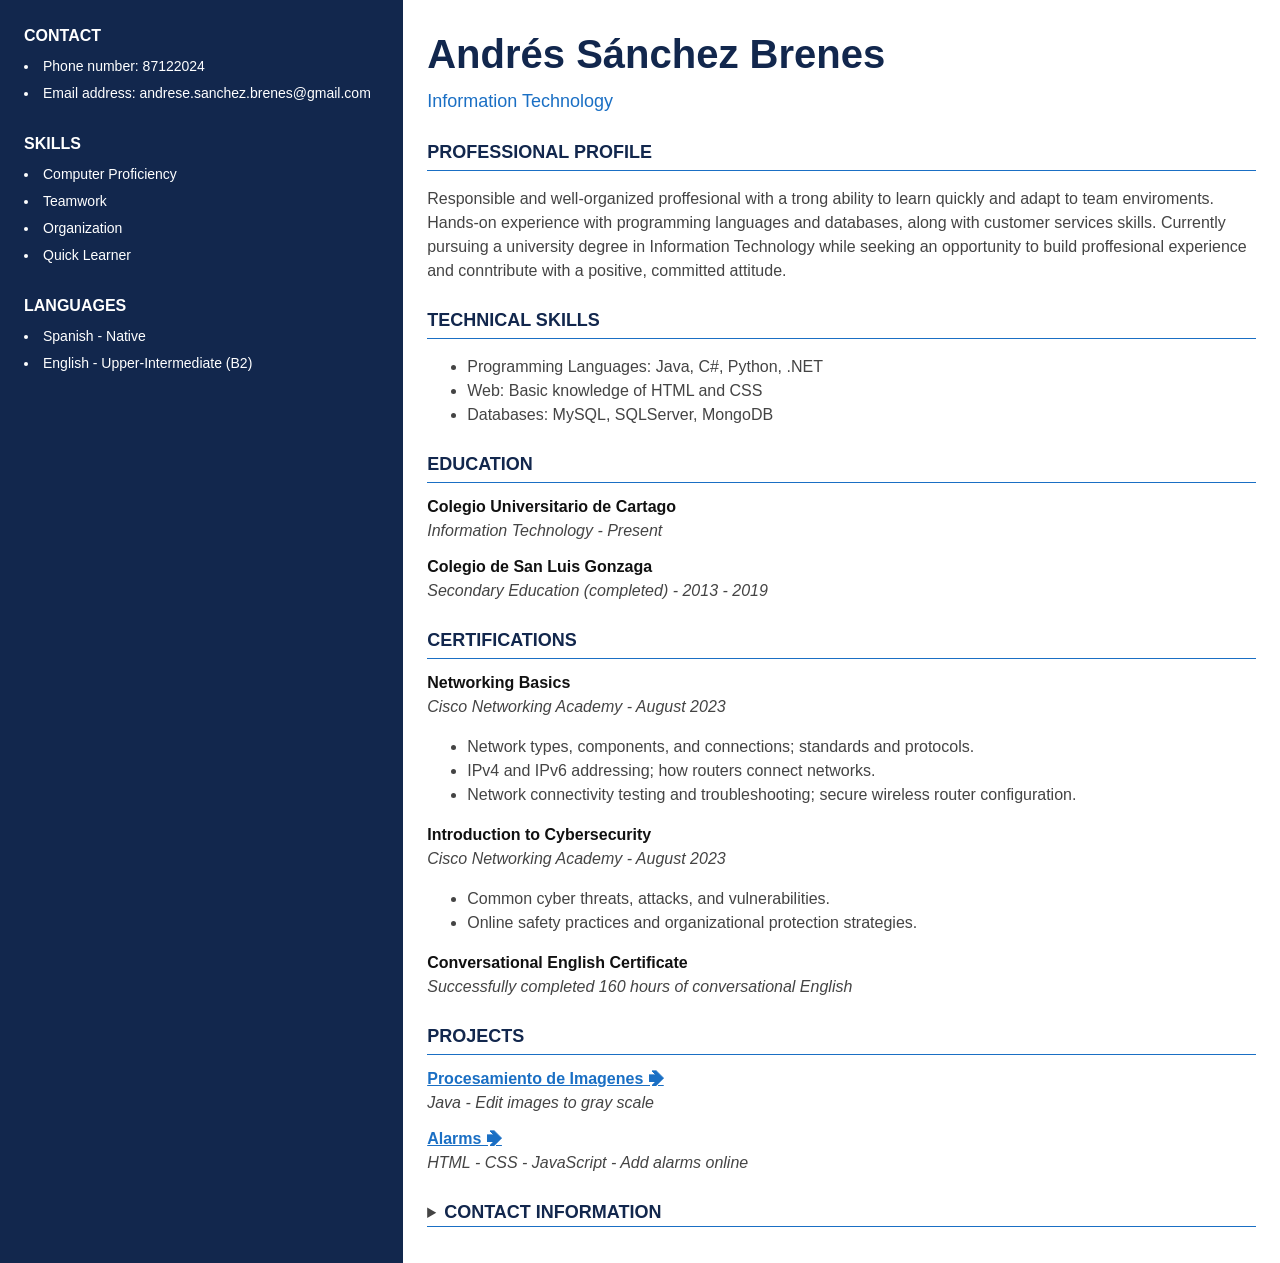
<file: index.html>
<!DOCTYPE html>
<html>
    <head>
        <meta charset="utf-8" />
        <title>CV Profesional</title>
        <link rel="stylesheet" href="estilo.css">
    </head>
    <body>
        <div class="cv">
            <aside class="lateral">

                <section>
                    <h2>CONTACT</h2>
                    <ul>
                        <li>Phone number: 87122024</li>
                        <li>Email address: andrese.sanchez.brenes@gmail.com</li>
                    </ul>
                </section>

                <section>
                    <h2>SKILLS</h2>
                    <ul>
                        <li>Computer Proficiency</li>
                        <li>Teamwork</li>
                        <li>Organization</li>
                        <li>Quick Learner</li>
                    </ul>
                </section>

                <section>
                    <h2>LANGUAGES</h2>
                    <ul>
                        <li>Spanish - Native</li>
                        <li>English - Upper-Intermediate (B2)</li>
                    </ul>
                </section>
            </aside>

            <main class="contenido">
                <header>
                    <h1> Andrés Sánchez Brenes</h1>
                    <p> Information Technology</p>
                </header>

                <section>
                    <h2><strong>PROFESSIONAL PROFILE</strong></h2>
                    <hr>
                    <p> Responsible and well-organized proffesional with a trong ability to learn quickly and
                        adapt to team enviroments. Hands-on experience with programming languages and databases,
                        along with customer services skills. Currently pursuing a university degree in Information
                        Technology  while seeking an opportunity to build proffesional experience and conntribute
                        with a positive, committed attitude.
                    </p>
                </section>

                <section>
                    <h2><strong>TECHNICAL SKILLS</strong></h2>
                    <hr>
                    <ul>
                        <li>Programming Languages: Java, C#, Python, .NET</li>
                        <li>Web: Basic knowledge of HTML and CSS</li>
                        <li>Databases: MySQL, SQLServer, MongoDB</li>
                    </ul>
                </section>

                <section>
                    <h2><strong>EDUCATION</strong></h2>
                    <hr>
                    <p class="titulo">Colegio Universitario de Cartago</p>
                    <p class="detalle">Information Technology - Present</p>

                    <p class="titulo">Colegio de San Luis Gonzaga</p>                
                    <p class="detalle">Secondary Education (completed) - <time> 2013 - 2019</time></p>
                </section>

                <section>
                    <h2><strong>CERTIFICATIONS</strong></h2>
                    <hr>

                    <p class="titulo">Networking Basics</p>
                    <p class="detalle">Cisco Networking Academy - August 2023</p>
                    <ul>
                        <li>Network types, components, and connections; standards and protocols.</li>
                        <li>IPv4 and IPv6 addressing; how routers connect networks.</li>
                        <li>Network connectivity testing and troubleshooting; secure wireless router configuration.</li>
                    </ul>

                    <p class="titulo">Introduction to Cybersecurity</p>
                    <p class="detalle">Cisco Networking Academy - <time> August 2023 </time></p>
                    <ul>
                        <li>Common cyber threats, attacks, and vulnerabilities.</li>
                        <li>Online safety practices and organizational protection strategies.</li>
                    </ul>

                    <p class="titulo">Conversational English Certificate</p>
                    <p class="detalle">Successfully completed 160 hours of conversational English</p>
                </section>

                <section>  
                    <h2>PROJECTS</h2>
                    <hr>
                    <p class="titulo"><a href="proyecto1.html">Procesamiento de Imagenes 🢂</a></p>
                    <p class="detalle">Java - Edit images to gray scale</p>

                    <p class="titulo"><a href="proyecto2.html">Alarms 🢂</a></p>
                    <p class="detalle">HTML - CSS - JavaScript - Add alarms online</p>
                </section>

                <section>
                        <details>
                        <summary><h2>CONTACT INFORMATION</h2></summary>
                            <ul>
                                <li>Email address: andrese.sanchez.brenes@gmail.com</li>
                                <li>Number: +506 87122024</li>
                                <li>Location: Cartago, Costa Rica</li>
                            </ul>
                        </details>
                    <hr>
                </section>
                
            </main>
        </div>
    </body>
</html>
</file>
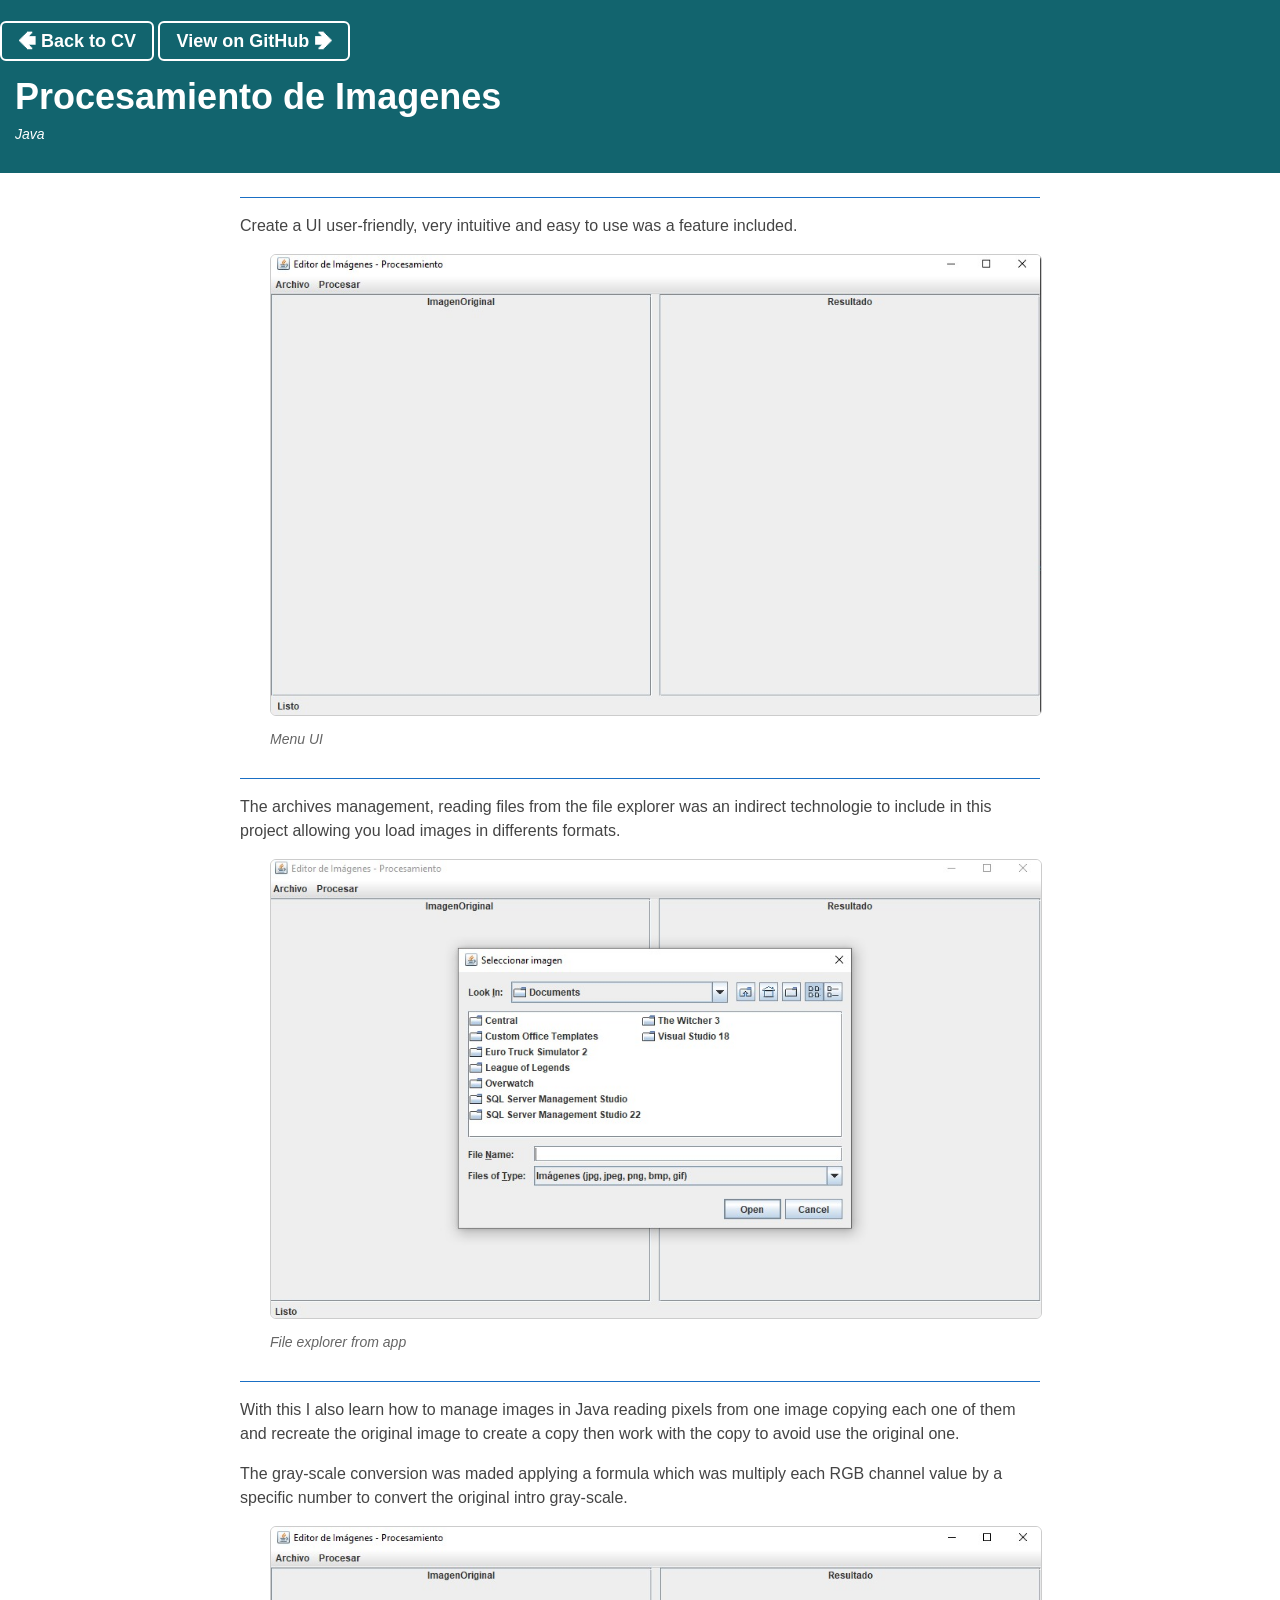
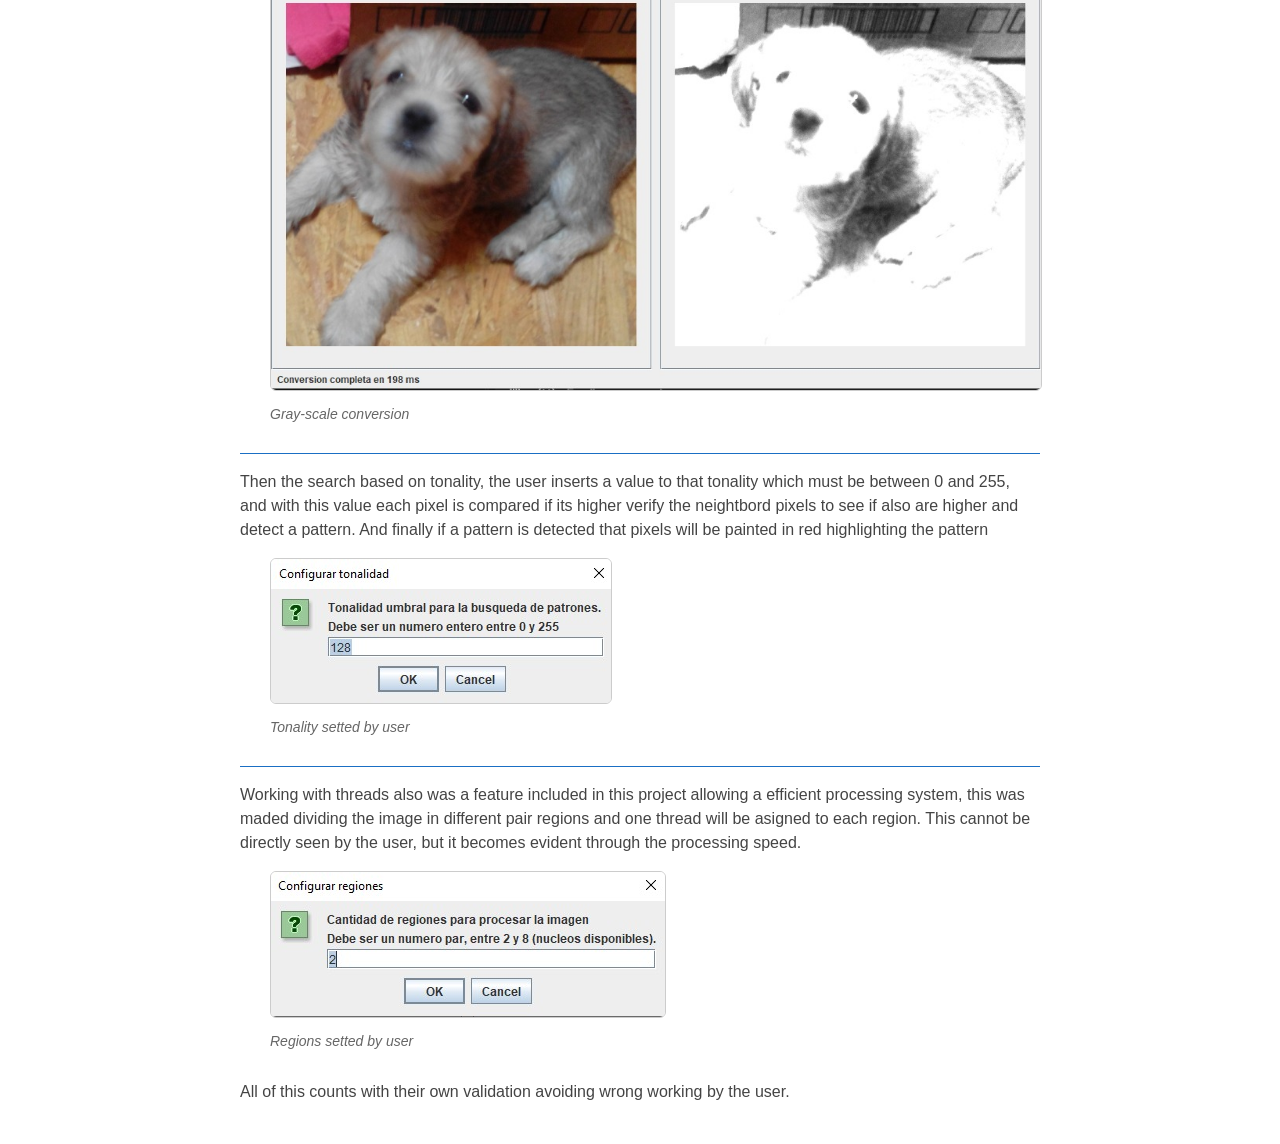
<file: proyecto1.html>
<!DOCTYPE html>
<html>
    <head>
        <meta charset="utf-8" />
        <title>Procesamiento de Imagenes</title>
        <link rel="stylesheet" href="estilo.css">
    </head>

    <body>
        <header class="banner">
            <div class="banner-contenido">
                <div class="enlaces">
                    <a href="https://andr3ssb.github.io/CV-web/">🢀 Back to CV</a>
                    <a href="https://github.com/Andr3sSB/ProcesamientoImagenesJava.git" target="_blank">View on GitHub 🢂</a>
                </div>
                <h1>Procesamiento de Imagenes</h1>
                <p class="detalleBanner">Java</p>
            </div>
        </header>

        <main class="proyecto">

            <hr>
            <p>Create a UI user-friendly, very intuitive and easy to use was a feature included.</p>
            <figure>
                <img src="imagenes/MenuUI.jpeg" alt="Error al cargar la imager">
                <figcaption>Menu UI</figcaption>
            </figure>

            <hr>
            <p>The archives management, reading files from the file explorer was an indirect technologie to include in this project allowing you load
            images in differents formats.</p>
            <figure>
                <img src="imagenes/FileExplorer.jpeg" alt="Error al cargar la imager">
                <figcaption>File explorer from app</figcaption>
            </figure>
            
            <hr>
            <p>With this I also learn how to manage images in Java reading pixels from one image copying each one of them and recreate the original image to create a copy then work with the copy to avoid
            use the original one.</p>
            <p>The gray-scale conversion was maded applying a formula which was multiply each RGB channel value by a specific number to convert the original intro gray-scale.</p>
            <figure>
                <img src="imagenes/Gray-scaleConversion.jpeg" alt="Error al cargar la imager">
                <figcaption>Gray-scale conversion</figcaption>
            </figure>

            <hr>
            <p>Then the search based on tonality, the user inserts a value to that tonality which must be between 0 and 255, and with this value each pixel is compared if its higher
            verify the neightbord pixels to see if also are higher and detect a pattern. And finally if a pattern is detected that pixels will be painted in red highlighting the pattern</p>
            <figure>
                <img src="imagenes/Tonality.jpeg" alt="Error al cargar la imager">
                <figcaption>Tonality setted by user</figcaption>
            </figure>

            <hr>
            <p>Working with threads also was a feature included in this project allowing a efficient processing system, this was maded dividing the image in different pair regions
            and one thread will be asigned to each region. This cannot be directly seen by the user, but it becomes evident through the processing speed. </p>
            <figure>
                <img src="imagenes/Regions.jpeg" alt="Error al cargar la imager">
                <figcaption>Regions setted by user</figcaption>
            </figure>
            
            <p>All of this counts with their own validation avoiding wrong working by the user.</p>
        </main>
    </body>
</html>
</file>
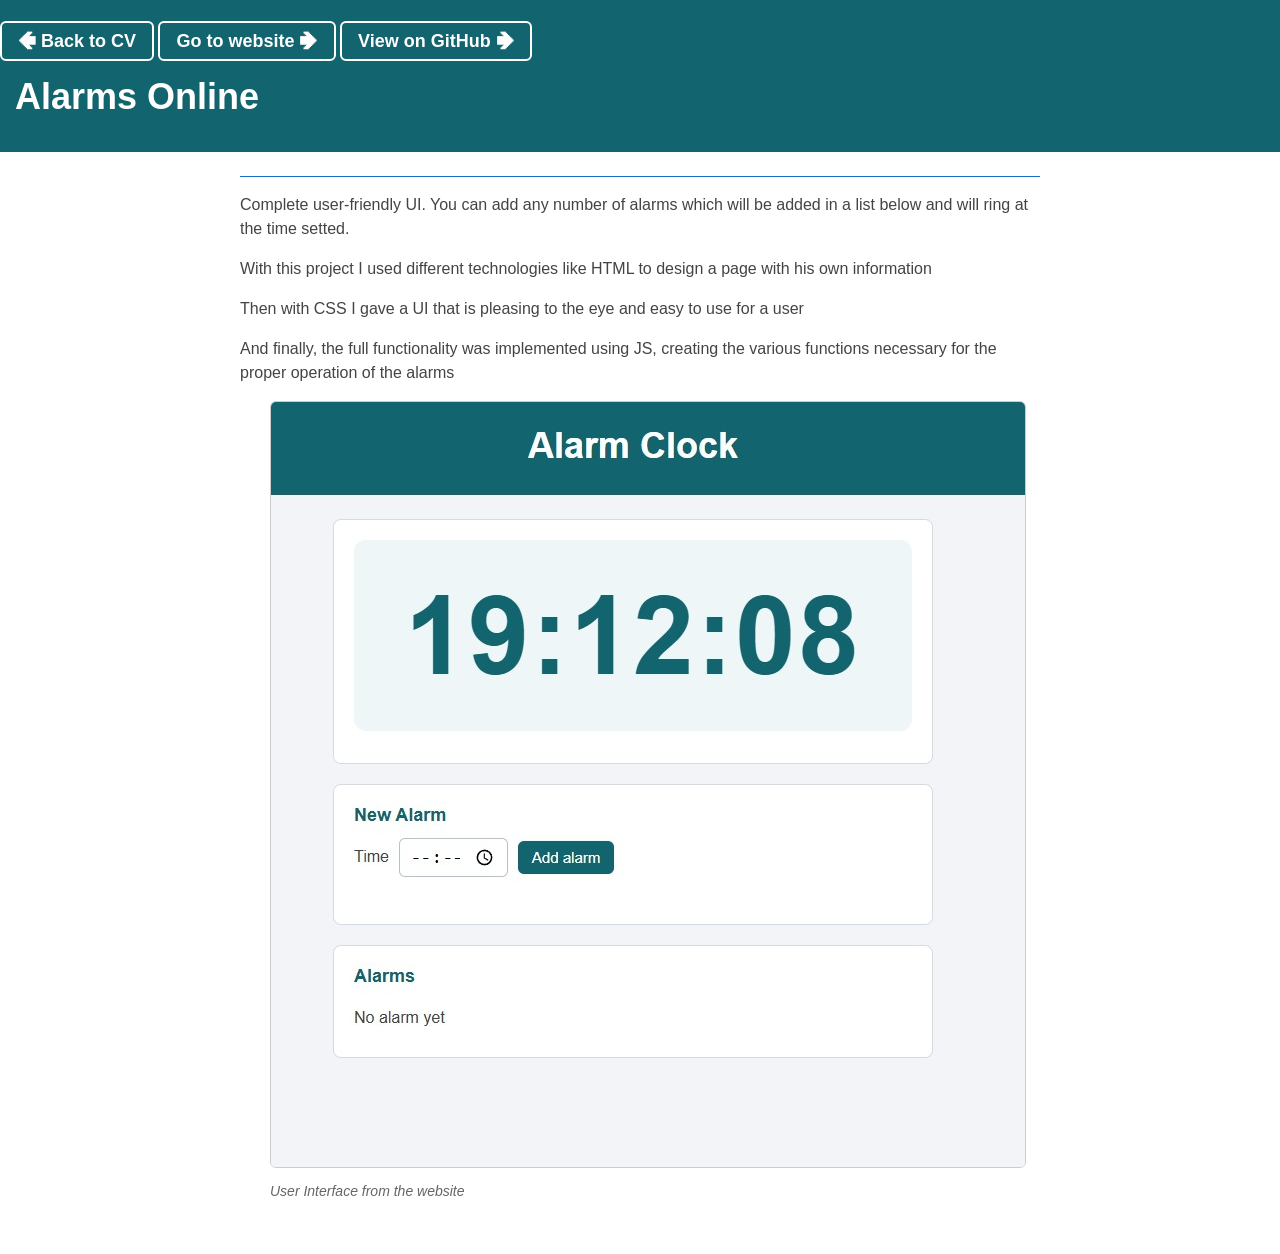
<file: proyecto2.html>
<!DOCTYPE html>
<html>
    <head>
        <meta charset="utf-8" />
        <title>Alarms Online</title>
        <link rel="stylesheet" href="estilo.css">
    </head>

    <body>
        <header class="banner">
            <div class="banner-contenido">
                <div class="enlaces">
                    <a href="https://andr3ssb.github.io/CV-web/">🢀 Back to CV</a>
                    <a href="https://andr3ssb.github.io/AlarmPage-web/" target="_blank">Go to website 🢂</a>
                    <a href="https://github.com/Andr3sSB/AlarmPage-web.git" target="_blank">View on GitHub 🢂</a>
                </div>
                <h1>Alarms Online</h1>
            </div>
        </header>

        <main class="proyecto">

            <hr>
            <p>Complete user-friendly UI. You can add any number of alarms which will be added in a list below and will ring at the time setted.</p>
            <p>With this project I used different technologies like HTML to design a page with his own information</p>
            <p>Then with CSS I gave a UI that is pleasing to the eye and easy to use for a user </p>
            <p>And finally, the full functionality was implemented using JS, creating the various functions necessary for the proper operation of the alarms</p>
            
            <figure>
                <img src="imagenes/proyecto2/Alarm UI.jpeg" alt="Error al cargar la imager">
                <figcaption>User Interface from the website</figcaption>
            </figure>


            
        </main>
    </body>
</html>
</file>
<file: estilo.css>
/*INDEX.HTML*/
.cv {
    display: flex;
    min-height: 100vh;
}

.lateral {
    width: 30%;
    background-color: #12274d;
    color: white;
    padding: 24px;
    font-size: 14px;
}

.lateral h2 {
    font-size: 16px;
    margin: 0 0 8px;
}

.lateral ul {
    list-style:inside;
    padding: 0;
    margin: 0;
}

.lateral li {
    margin-bottom: 6px;
}

.lateral section {
    margin-bottom: 28px;
}

.contenido {
    width: 70%;
    padding: 24px;
}

body {
    margin: 0; /*Quita el borde blanco*/
    font-family: Arial, Helvetica, sans-serif; /*Cambia letra*/
    color: #444; /*Cambia color*/
    line-height: 1.5; /*entrelineado*/
}

.contenido h1 {  /*Subtitulos*/
    font-size: 40px;
    color: #12274d;
    margin: 0;
}

.contenido header p {
    color: #1a6fc4;
    font-size: 18px;
    margin: 4px 0 24px;
}

.contenido h2{
    font-size: 18px;
    color: #12274d;
    margin: 24px 0 4px;
}

hr {  /*lineas*/
    border: none;
    border-top: 1px solid #1a6fc4;
    margin: 0 0 12px;
}

.titulo {
    font-weight: bold;
    color: #111;
    margin: 12px 0 0;
}

.detalle {
    font-style: italic;
    margin: 0 0 6px;
}

summary h2 {
    display: inline;
}

summary {
    cursor: pointer;
}

details {
    margin-top: 24px;
}

/*PROYECTOS*/
.proyecto {
    max-width: 800px;
    margin: 0 auto;
    padding: 24px;
}

.proyecto h1 {
    color: #12274d;
}

.proyecto h2 {
    color: #12274d;
    font-size: 18px;
}

a {
    color: #1a6fc4;
}

/*IMAGENES*/
.proyecto figure {
    margin: 16px 0 28px 30px; /*arriba - derecha - abajo - izquierda*/
}

.proyecto img {
    max-width: 100%;
    height: auto;
    border: 1px solid #ccc;
    border-radius: 6px;
}

.proyecto figcaption {
    font-size: 14px;
    font-style: italic;
    color: #666;
    margin-top: 6px;
}

/*Banner - contenido superior*/
.banner {
    background-color: #12646e;
    padding: 28px 0;
}

.banner-content {
    display: flex;
    flex-direction: column;
    gap: 16px;
}

.banner-enlaces {
    display: flex;
    justify-content: space-between;
    align-items: center;
}

.banner h1 {
    color: white;
    margin: 15px 0 0 15px;
    text-decoration: none;
    font-size: 36px;
}

.detalleBanner {
    font-style: italic;
    margin: 0 0 0 15px;
    color: white;
    font-size: 14px;
}

.banner a {
    color: white;
    text-decoration: none;
    font-size: 18px;
    font-weight: bold;
    border: 2px solid white;
    padding: 8px 16px;
    border-radius: 6px;
}

/*
.pagina_proyecto {
    background-color: #f2f4f8;
}

.tarjeta > :first-child {
    margin-top: 0;
}

.tarjeta > :last-child {
    margin-bottom: 0;
}
    */
</file>
